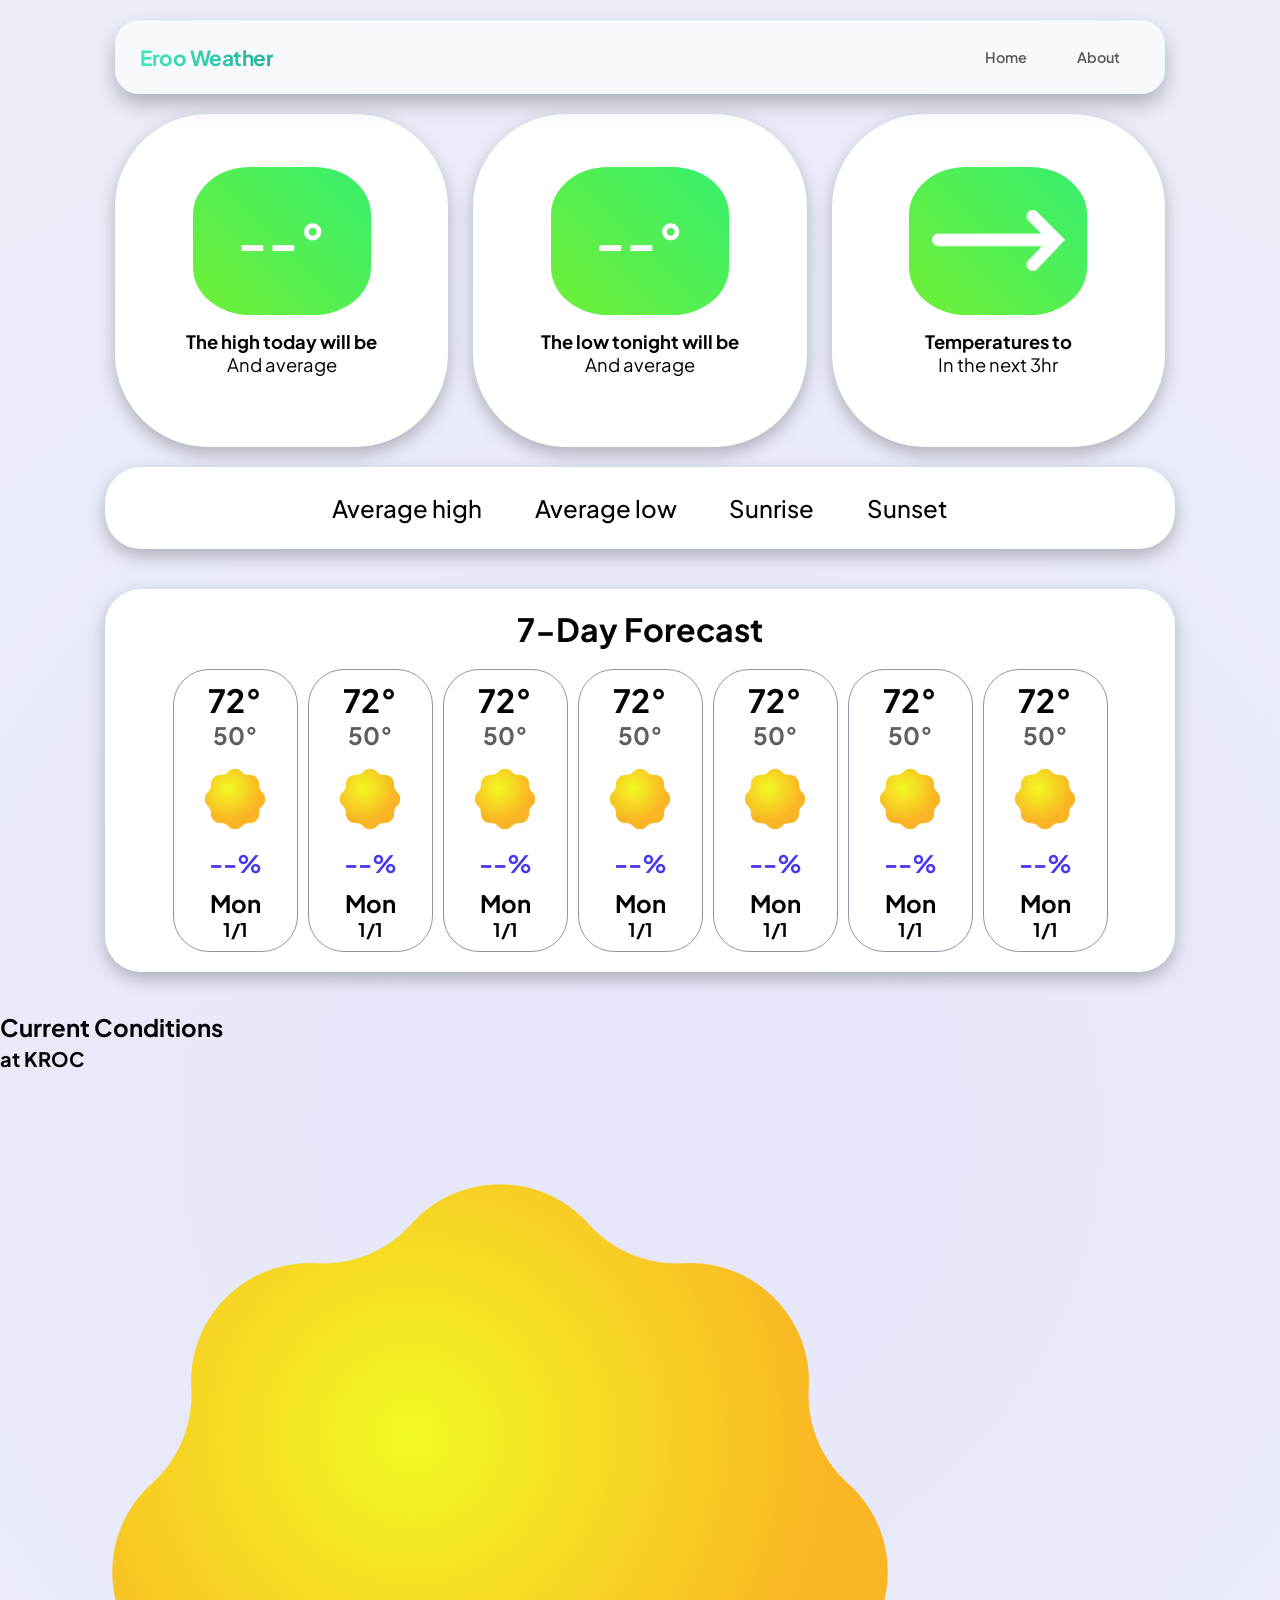
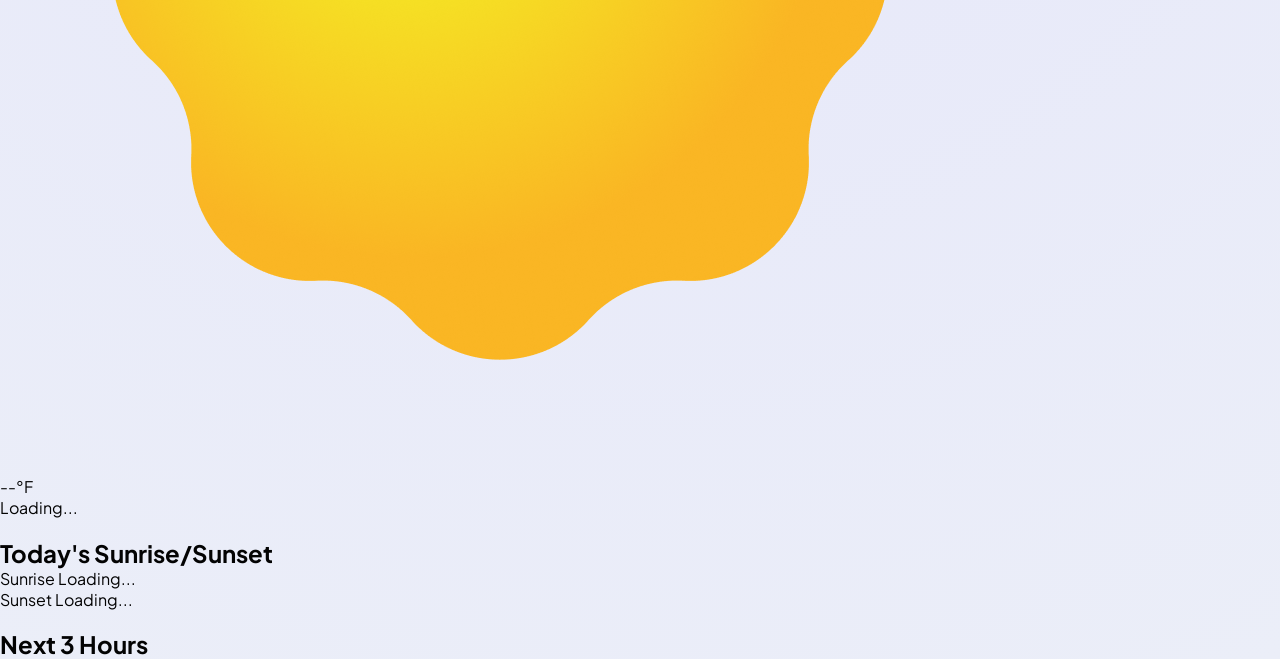
<file: ErooWeatherSite/index.html>
<!DOCTYPE html>
<html lang="en">
<head>
    <meta charset="UTF-8">
    <meta name="viewport" content="width=device-width, initial-scale=1.0">
    <title>Eroo Weather: Rochester NY's best source for weather</title>
    <link rel="stylesheet" href="css/style.css">
    <link rel="stylesheet" href="css/fonts.css">
    <link rel="icon" type="image/png" href="assets/logo.png">
    <link rel="preconnect" href="https://fonts.googleapis.com">
    <link rel="preconnect" href="https://fonts.gstatic.com" crossorigin>
    <link href="https://fonts.googleapis.com/css2?family=Plus+Jakarta+Sans:ital,wght@0,200..800;1,200..800&display=swap" rel="stylesheet">
</head>
<body>
<!--Load in animation-->
<div class="transition-container">
    <div class="swipe s1"></div>
    <div class="swipe s2"></div>
    <div class="swipe s3"></div>
    <div class="swipe s4"></div>
</div>
<script src="animation.js"></script>
<!--Navigation-->
<nav class="navbar">
    <div class="logo">
        <h1>Eroo Weather</h1>
    </div>

    <button class="menu-toggle" aria-label="Open navigation"
        aria-expanded="false" aria-controls="nav-links">
        <span></span>
        <span></span>
    </button>

    <div class="nav-links" id="nav-links">
        <a href="index.html">Home</a>
        <a href="about/index.html">About</a>
    </div>
</nav>
<!--Main page content-->
<div class="HighAndLow">
    <div class="high">
        <div id="temperatureHigh">
            <h1 id="high-temp">--°</h1>
        </div>
        <h2 class="subtext">The high today will be <span id="highdesc"></span></h2>
        <p class="subtext">And <span id="avghigh"></span> average</p>
    </div>
    <div class="low">
        <div id="temperatureLow">
            <h1 id="low-temp">--°</h1>
        </div>
        <h2 class="subtext">The low tonight will be <span id="lowdesc"></span></h2>
        <p class="subtext">And <span id="avglow"></span> average</p>
    </div>
    <div class="low">
        <div id="temperature3hr">
            <img src="assets/flat-arrow.png" alt="steady icon" id="arrow">
        </div>
        <h2 class="subtext">Temperatures to <span id="tempChange"></span></h2>
        <p class="subtext">In the next 3hr</p>
    </div>
</div>
<div class="avgSection">
    <h1 id="avgSecHigh">Average high<span id='avgSectionHigh'></span></h1>
    <h1 id="avgSecLow">Average low<span id='avgSectionLow'></span></h1>
    <h1 id="avgSecSunrise">Sunrise<span id='sunrise'></span></h1>
    <h1 id="avgSecSunset">Sunset<span id='sunset'></span></h1>
</div>
<div class="sevenDay">
    <h1 id="sevenDayTitle">7-Day Forecast</h1>
    <div class="cards">
        <div class="cardOne">
            <h1 id="cardOneHigh">72°</h1>
            <h2 id="cardOneLow">50°</h2>
            <img src="icons/sunny.png" id="cardOneImg">
            <h2 id="cardOnePoP">--%</h2>
            <h2 id="cardOneWeekday">Mon</h2>
            <h3 id="cardOneDate">1/1</h3>
        </div>
        <div class="cardTwo">
            <h1 id="cardTwoHigh">72°</h1>
            <h2 id="cardTwoLow">50°</h2>
            <img src="icons/sunny.png" id="cardTwoImg">
            <h2 id="cardTwoPoP">--%</h2>
            <h2 id="cardTwoWeekday">Mon</h2>
            <h3 id="cardTwoDate">1/1</h3>
        </div>
        <div class="cardThree">
            <h1 id="cardThreeHigh">72°</h1>
            <h2 id="cardThreeLow">50°</h2>
            <img src="icons/sunny.png" id="cardThreeImg">
            <h2 id="cardThreePoP">--%</h2>
            <h2 id="cardThreeWeekday">Mon</h2>
            <h3 id="cardThreeDate">1/1</h3>
        </div>
        <div class="cardFour">
            <h1 id="cardFourHigh">72°</h1>
            <h2 id="cardFourLow">50°</h2>
            <img src="icons/sunny.png" id="cardFourImg">
            <h2 id="cardFourPoP">--%</h2>
            <h2 id="cardFourWeekday">Mon</h2>
            <h3 id="cardFourDate">1/1</h3>
        </div>
        <div class="cardFive">
            <h1 id="cardFiveHigh">72°</h1>
            <h2 id="cardFiveLow">50°</h2>
            <img src="icons/sunny.png" id="cardFiveImg">
            <h2 id="cardFivePoP">--%</h2>
            <h2 id="cardFiveWeekday">Mon</h2>
            <h3 id="cardFiveDate">1/1</h3>
        </div>
        <div class="cardSix">
            <h1 id="cardSixHigh">72°</h1>
            <h2 id="cardSixLow">50°</h2>
            <img src="icons/sunny.png" id="cardSixImg">
            <h2 id="cardSixPoP">--%</h2>
            <h2 id="cardSixWeekday">Mon</h2>
            <h3 id="cardSixDate">1/1</h3>
        </div>
        <div class="cardSeven">
            <h1 id="cardSevenHigh">72°</h1>
            <h2 id="cardSevenLow">50°</h2>
            <img src="icons/sunny.png" id="cardSevenImg">
            <h2 id="cardSevenPoP">--%</h2>
            <h2 id="cardSevenWeekday">Mon</h2>
            <h3 id="cardSevenDate">1/1</h3>
        </div>
    </div>
</div>
<script src="scripts/eWidgets.js"></script>



<div class="weather-dashboard">
  <!-- Left Column: Current Conditions & Sun Details Stacked -->
  <div class="left-column">
    <!-- Card 1: Current Conditions -->
    <div class="current-conditions">
      <h2 class="title">Current Conditions<br><small>at KROC</small></h2>
      <div class="data">
        <img id="weatherIcon" src="icons/sunny.png" alt="Weather Icon">
        <div class="weather-details">
          <div id="currentTemp" class="temperature">--°F</div>
          <div id="cond" class="condition-text">Loading...</div>
        </div>
      </div>
    </div>

    <!-- Card 3: Sun Details -->
    <div class="sun-container">
      <h2 class="title">Today's Sunrise/Sunset</h2>
      <div class="sun-details">
        <div class="sun-item">
          <span class="sun-label">Sunrise</span>
          <span id="sunriseTime" class="sun-time">Loading...</span>
        </div>
        <div class="sun-item">
          <span class="sun-label">Sunset</span>
          <span id="sunsetTime" class="sun-time">Loading...</span>
        </div>
      </div>
    </div>
  </div>

  <!-- Right Column: Next 3 Hours (Gets wide horizontal space) -->
  <div class="hourly-container">
    <h2 class="title">Next 3 Hours</h2>
    <div id="hourlySlots" class="hourly-slots">
      <!-- Generated dynamically -->
    </div>
  </div>
</div>
    <script src="script.js"></script>
</body>
</html>
</file>
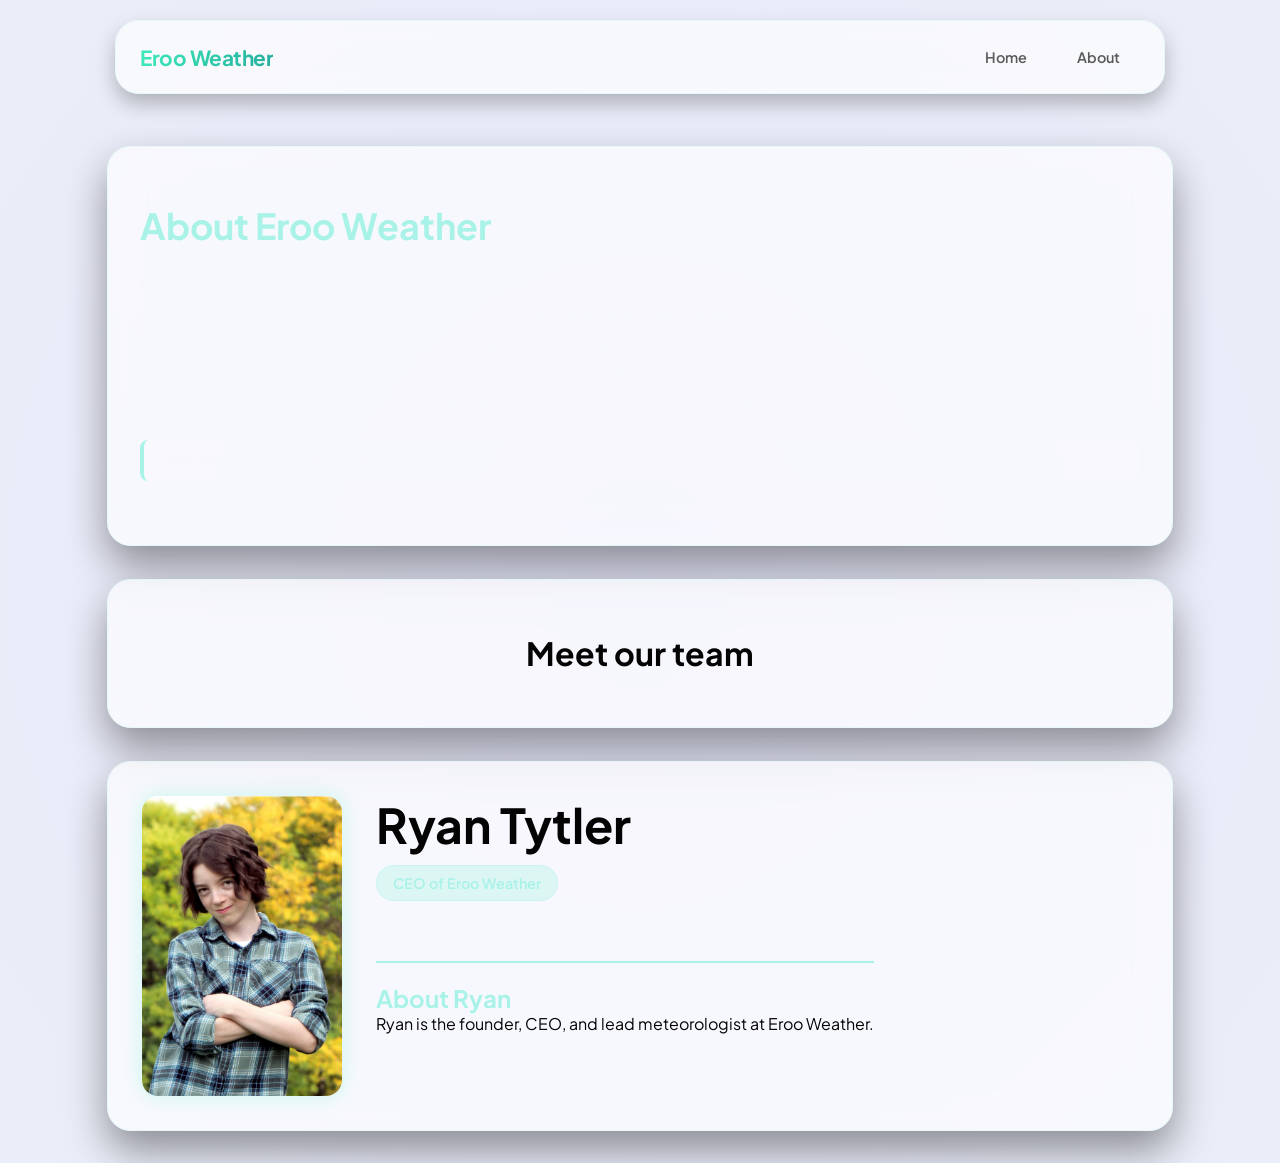
<file: ErooWeatherSite/about/index.html>
<!DOCTYPE html>
<html lang="en">
<head>
    <meta charset="UTF-8">
    <meta name="viewport" content="width=device-width, initial-scale=1.0">
    <title>About</title>
    <link rel="stylesheet" href="../css/fonts.css">
    <link rel="stylesheet" href="../css/style.css">
    <link rel="stylesheet" href="css/about.css">
    <link rel="icon" type="image/png" href="assets/logo.png">
</head>
<body>
    <div class="transition-container">
        <div class="swipe s1"></div>
        <div class="swipe s2"></div>
        <div class="swipe s3"></div>
        <div class="swipe s4"></div>
    </div>
    <script src="../animation.js"></script>
<nav class="navbar">
    <div class="logo">
        <h1>Eroo Weather</h1>
    </div>

    <button class="menu-toggle" aria-label="Open navigation"
        aria-expanded="false" aria-controls="nav-links">
        <span></span>
        <span></span>
    </button>

    <div class="nav-links" id="nav-links">
        <a href="../index.html">Home</a>
        <a href="index.html">About</a>
    </div>
</nav>


    <div class="about-card">
        <h1>About Eroo Weather</h1>
<p>
    Eroo Weather was founded on April 16, 2026. The original name for Eroo Weather
    was "Real Weather" because we wanted (and still want to!) provide real,
    accurate weather forecasts.

    Later, the name was changed to "Oreo Weather," named after our founder's cat,
    Oreo. However, the name was eventually changed to "Eroo Weather" due to
    potential legal challenges with the cookie brand Oreo.

    Today, our mission remains the same: providing accurate weather information
    while continuing to expand our services. If you have any suggestions for
    features or improvements, feel free to email us at
    contact@erooweather.com.
</p>

<h6>
    *Eroo Weather is not affiliated with the cookie brand Oreo in any way.
</h6>
    </div>

    <div class="meet-the-team">
        <h1>Meet our team</h1>
    </div>

<div class="ryan-card">
    <img id="ryanimg" src="assets/ryan.png">

    <div class="ryan-info">
        <h1>Ryan Tytler</h1>

        <div class="role-pill">
            CEO of Eroo Weather
        </div>

        <h3 class="years">2026 - Present</h3>

        <hr id="info-hr">

        <h2>About Ryan</h2>

        <p>Ryan is the founder, CEO, and lead meteorologist at Eroo Weather.</p>
    </div>
</div>
</body>
</html>
</file>
<file: ErooWeatherSite/css/style.css>
:root {
  --bg-gradient-start: #e6e7fa;
  --bg-gradient-end: #ebeef8;
  --nav-gradient: linear-gradient(90deg, rgba(62,232,187,1), rgba(36,175,156,1));
  --alert-bg: #F2A9A9;
  --alert-text: #5a1a1a;
  --card-bg: rgba(255, 255, 255, 0.65);
  --card-border: rgba(169, 242, 232, 0.2);
  --text-main: #030303;
  --freezing: linear-gradient(45deg, #4936EF, #9F36EF);
  --very-cold: linear-gradient(45deg, #3674EF, #4236EF);
  --cold: linear-gradient(45deg, #36ABEF, #366AEF);
  --cool: linear-gradient(45deg, #36D0EF, #36ABEF);
  --mild: linear-gradient(45deg, #71EF36, #36EF6E);
  --warm: linear-gradient(45deg, #EFC436, #EFE036);
  --very-warm: linear-gradient(45deg, #EF5E36, #EF8036);
  --very-hot: linear-gradient(45deg, #EF365E, #EF3636);
  --scorching: linear-gradient(45deg, #EF365E, #EF3699);
  --freezing-text: #9f36ef;
  --very-cold-text: #3674EF;
  --cold-text: #366AEF;
  --cool-text: #36ABEF;
  --mild-text: #36EF6E;
  --warm-text: #EFC436;
  --very-warm-text: #EF5E36;
  --very-hot-text: #EF3636;
  --scorching-text: #EF3699;
  --steady: linear-gradient(45deg, #EFE036, #EFC436);
  --decrease: linear-gradient(45deg, #585AD9, #3645EF);
  --increase: linear-gradient(45deg, #D95858, #EF3636);
  --sunrise: #EFC436;
  --sunset: #4936EF;
}

body {
    font-family: 'PlusJakartaSans', sans-serif;
    margin: 0;
    min-height: 100vh;
    background-image: radial-gradient(circle at center, var(--bg-gradient-start), var(--bg-gradient-end));
    display: flex;
    flex-direction: column;
    color: var(--text-main);
}

.transition-container {
    position: fixed;
    inset: 0;
    z-index: 9999;
    pointer-events: none;
}

.swipe {
    position: absolute;
    top: 0;
    width: 25%;
    height: 100%;
    transform: translateY(-100%);
}

.s1 {
    left: 0%;
    background: #EBFFF9;
    transition: transform 0.4s;
}

.s2 {
    left: 25%;
    background: #A9F2E8;
    transition: transform 0.5s;
}

.s3 {
    left: 50%;
    background: #3EE8BB;
    transition: transform 0.6s;
}

.s4 {
    left: 75%;
    background: #24AF9C;
    transition: transform 0.7s;
}

.transition-container.active .swipe {
    transform: translateY(0);
}

.swipe {
    transform: translateY(0);
}

.loaded .swipe {
    transform: translateY(-100%);
}

/* LOGO */

.logo {
    display: flex;
    align-items: center;
    gap: 12px;

    text-decoration: none;
    color: var(--text-main);
}

.logo-icon {
    display: flex;
    align-items: center;
    justify-content: center;

    width: 38px;
    height: 38px;

    border-radius: 12px;

    background: var(--nav-gradient);
    color: #080910;

    font-size: 21px;
    font-weight: 800;
}

.logo-text {
    font-size: 19px;
    font-weight: 700;
    letter-spacing: -0.5px;
}

/* NAVIGATION */

.navbar {
    display: flex;
    align-items: center;
    justify-content: space-between;
    position: sticky;

    width: min(95%, 1050px);
    box-sizing: border-box;
    margin: 20px auto;
    padding: 16px 24px;

    background: var(--card-bg);
    backdrop-filter: blur(16px);
    -webkit-backdrop-filter: blur(16px);

    border: 1px solid var(--card-border);
    border-radius: 24px;

    box-shadow:
        0 10px 20px rgba(0, 0, 0, 0.25),
        inset 0 1px 0 rgba(255, 255, 255, 0.08);
}

/* LOGO */

.logo h1 {
    margin: 0;
    font-size: 1.3rem;
    font-weight: 700;
    letter-spacing: -0.5px;

    background: var(--nav-gradient);
    -webkit-background-clip: text;
    background-clip: text;
    color: transparent;
}

/* NAV LINKS */

.nav-links {
    display: flex;
    align-items: center;
    gap: 10px;
}

.nav-links a {
    text-decoration: none;
    color: rgba(50, 50, 51, 0.8);

    padding: 11px 20px;
    border-radius: 14px;

    font-size: 0.9rem;
    font-weight: 600;

    transition: all 0.25s ease;
}

.nav-links a:hover {
    background: rgba(62, 232, 187, 0.12);
    color: #2ba887;
    transform: translateY(-2px);
}

/* MOBILE MENU BUTTON */

.menu-toggle {
    display: none;
    width: 44px;
    height: 44px;

    background: rgba(255, 255, 255, 0.05);
    border: 1px solid var(--card-border);
    border-radius: 14px;

    cursor: pointer;
    align-items: center;
    justify-content: center;
    flex-direction: column;
    gap: 6px;
}

.menu-toggle span {
    width: 20px;
    height: 2px;
    background: var(--text-main);
    border-radius: 10px;
    transition: 0.3s ease;
}

/* MOBILE NAVIGATION */

@media (max-width: 650px) {

    .navbar {
        width: 92%;
        margin: 14px auto;
        padding: 12px 16px;
        border-radius: 20px;
    }

    .logo h1 {
        font-size: 1.15rem;
    }

    .menu-toggle {
        display: flex;
        position: relative;
        z-index: 1002;
    }

    .nav-links {
        position: fixed;
        inset: 0;
        z-index: 1001;

        width: 100%;
        height: 100vh;
        height: 100dvh;
        box-sizing: border-box;

        background: rgba(8, 9, 16, 0.97);
        backdrop-filter: blur(20px);
        -webkit-backdrop-filter: blur(20px);

        display: flex;
        flex-direction: column;
        justify-content: center;
        align-items: center;
        gap: 16px;

        opacity: 0;
        visibility: hidden;
        pointer-events: none;

        transition: opacity 0.3s ease,
                    visibility 0.3s ease;
    }

    .nav-links.open {
        opacity: 1;
        visibility: visible;
        pointer-events: auto;
    }

    .nav-links a {
        width: 70%;
        text-align: center;
        padding: 18px;
        font-size: 1.3rem;
        border-radius: 16px;
    }

    /* Hamburger animation */

    .menu-toggle.open span:first-child {
        transform: translateY(4px) rotate(45deg);
    }

    .menu-toggle.open span:last-child {
        transform: translateY(-4px) rotate(-45deg);
    }
}

.HighAndLow {
    display: flex;
    flex-direction: row;
    gap: 25px;
    justify-content: center;
    align-items: center;
    align-self: center;
    justify-self: center;
    width: min(90%, 1050px);
    margin: 0 auto;
    white-space: nowrap;
}

.high,
.low {
    width: 50%;
    aspect-ratio: 1 / 1;
    background: #fff;
    box-shadow:
        0 7px 17px rgba(0, 0, 0, 0.25),
        inset 0 1px 0 rgba(255, 255, 255, 0.08);
    border-radius: 28%;
    display: flex;
    flex-direction: column;
    justify-content: center;
    align-items: center;
    text-align: center;
    min-width: 0;
    min-height: 0;
    padding: 5%;
    box-sizing: border-box;
}

#temperatureHigh,
#temperatureLow,
#temperature3hr {
    width: 78%;
    aspect-ratio: 1 / 1;
    background: var(--mild);
    border-radius: 32%;
    display: flex;
    justify-content: center;
    align-items: center;
    color: white;
    
}

#arrow {
    width: 75%;
    height: 75%;
    object-fit: contain;
    
}

#temperatureHigh h1, 
#temperatureLow h1,
#temperature3hr h1 {
    font-size: clamp(3rem, 4vw, 3.5rem);
    margin: 0;
}

.subtext {
    font-size: clamp(1rem, 2vw, 1.15rem); 
}

.subtext span {
    display: inline;
}

/* === MOBILE === */
@media (max-width: 768px) {
    .HighAndLow {
        flex-direction: column;
        width: min(60%, 400px);
    }

    .high,
    .low {
        width: 100%;
    }
}

.avgSection {
    width: min(90%, 1050px);
    display: flex;
    gap: 5%;
    text-align: center;
    margin: 20px;
    font-size: 0.75em;
    background: #fff;
    align-self: center;
    align-items: center;
    justify-content: center;
    border-radius: 2.25rem;
    padding: 10px;
    box-shadow:
        0 7px 17px rgba(0, 0, 0, 0.25),
        inset 0 1px 0 rgba(255, 255, 255, 0.08);
}

#avgSecHigh,
#avgSecLow,
#avgSecSunrise,
#avgSecSunset {
    display: flex;
    text-align: center;
    align-items: center;
    justify-content: center;
    font-weight: 500;
}

#avgSectionHigh,
#avgSectionLow,
#sunrise,
#sunset {
    font-weight: 700;
}

#avgSectionHigh {
    color: #EF3636;
}

#avgSectionLow {
    color: #366AEF;
}

@media (max-width: 768px) {
    .avgSection {
        flex-direction: column; /* Stacks the items vertically */
        gap: 12px;              /* Adds breathing room between each stacked item */
        font-size: 0.9em;       /* Adjusts text size slightly for readability */
    }
}

.sevenDay {
    width: min(90%, 1050px);
    align-self: center;
    text-align: center;
    margin: 20px;
    background: #fff;
    align-items: center;
    justify-content: center;
    border-radius: 2.25rem;
    padding: 10px;
    box-shadow:
        0 7px 17px rgba(0, 0, 0, 0.25),
        inset 0 1px 0 rgba(255, 255, 255, 0.08);
}

.sevenDay h1,
.sevenDay h2,
.sevenDay h3 {
    margin: 0;
}

#sevenDayTitle {
    margin: 10px;
}

.cards {
    display: flex;
    gap: 10px;
    align-items: center;
    justify-content: center;
    padding: 10px;
}

.cardOne,
.cardTwo,
.cardThree,
.cardFour,
.cardFive,
.cardSix,
.cardSeven {
    width: 10%;
    height: fit-content;
    background: #fff;
    border: 1px solid #9493A2;
    padding: 10px;
    border-radius: 2.25rem;
}

#cardOneLow,
#cardTwoLow,
#cardThreeLow,
#cardFourLow,
#cardFiveLow,
#cardSixLow,
#cardSevenLow {
    color: #5E5E5E;
}

#cardOneImg,
#cardTwoImg,
#cardThreeImg,
#cardFourImg,
#cardFiveImg,
#cardSixImg,
#cardSevenImg {
    width: 75%;
    height: auto;
    aspect-ratio: 1 / 1; 
    object-fit: contain;
    margin: 10px auto;
    display: block;
}

#cardOnePoP,
#cardTwoPoP,
#cardThreePoP,
#cardFourPoP,
#cardFivePoP,
#cardSixPoP,
#cardSevenPoP {
    margin: 10px;
    color: #4936EF;
}

@media (max-width: 768px) {
    .cards {
        justify-content: flex-start;
        overflow-x: auto;          
        overflow-y: hidden;         
        -webkit-overflow-scrolling: touch; 
        padding-bottom: 15px;
    }

    /* Give each card a fixed minimum width and prevent them from shrinking */
    .cardOne,
    .cardTwo,
    .cardThree,
    .cardFour,
    .cardFive,
    .cardSix,
    .cardSeven {
        min-width: 80px;  /* Keeps the cards from getting squished */
        flex-shrink: 0;   /* Forces the cards to hold their size instead of shrinking */
        width: auto;      /* Overrides the 10% rule on mobile */
    }

    #cardOneImg,
#cardTwoImg,
#cardThreeImg,
#cardFourImg,
#cardFiveImg,
#cardSixImg,
#cardSevenImg {
    width: 75%;
    height: auto;
    max-height: 65px;
    aspect-ratio: 1 / 1; 
    object-fit: contain;
    margin: 10px auto;
    display: block;
}
}

h2 {
    margin-bottom: 0;
}

p {
    margin-top: 0;
}
</file>
<file: ErooWeatherSite/css/fonts.css>
@font-face {
    font-family: 'Montserrat';
    src: url('../fonts/Montserrat.ttf');
}

@font-face {
    font-family: 'PlusJakartaSans';
    src: url('../fonts/PlusJakartaSans.ttf');
}
</file>
<file: ErooWeatherSite/about/css/about.css>
.about-card {
    width: min(90%, 1000px);
    margin: 32px auto;
    padding: 32px;

    background: var(--card-bg);
    backdrop-filter: blur(16px);
    -webkit-backdrop-filter: blur(16px);

    border: 1px solid var(--card-border);
    border-radius: 24px;

    box-shadow:
        0 20px 40px rgba(0,0,0,.4),
        inset 0 1px 0 rgba(255,255,255,.1);
}

.about-card h1 {
    color: #A9F2E8;
    font-size: clamp(1.75rem, 4vw, 2.25rem);
}

.about-card p {
    line-height: 1.8;
    color: rgba(245, 247, 250, 0.9);
    font-size: 1rem;
}

.about-card h6 {
    margin-top: 24px;
    padding: 12px 16px;

    background: rgba(255,255,255,0.05);
    border-left: 4px solid #A9F2E8;
    border-radius: 8px;

    color: rgba(245,247,250,0.7);
    font-size: 0.85rem;
    font-weight: 500;
}

.meet-the-team {
        width: min(90%, 1000px);
    margin: 1px auto;
    padding: 32px;

    background: var(--card-bg);
    backdrop-filter: blur(16px);
    -webkit-backdrop-filter: blur(16px);

    border: 1px solid var(--card-border);
    border-radius: 24px;

    box-shadow:
        0 20px 40px rgba(0,0,0,.4),
        inset 0 1px 0 rgba(255,255,255,.1);
    text-align: center;
}

.ryan-card {
    display: flex;
    gap: 2rem;

    width: min(90%, 1000px);
    margin: 32px auto;
    padding: 32px;

    background: var(--card-bg);
    backdrop-filter: blur(16px);
    -webkit-backdrop-filter: blur(16px);

    border: 1px solid var(--card-border);
    border-radius: 24px;

    box-shadow:
        0 20px 40px rgba(0,0,0,.4),
        inset 0 1px 0 rgba(255,255,255,.1);
}

#ryanimg {
    width: 200px;
    height: auto;

    border-radius: 18px;

    border: 2px solid rgba(169,242,232,.25);

    box-shadow:
        0 0 20px rgba(62,232,187,.2);
}

.role-pill {
    width: fit-content;

    padding: 8px 16px;
    margin: 10px 0;

    border-radius: 999px;

    background: rgba(62,232,187,.15);

    border: 1px solid rgba(169,242,232,.3);

    color: #A9F2E8;

    font-size: .9rem;
    font-weight: 600;
}

#info-hr {
    border: none;
    height: 2px;

    background: #A9F2E8
}

.ryan-info h1 {
    margin: 0;
    font-size: clamp(2rem, 5vw, 3rem);
}

.years {
    color: rgba(245,247,250,.6);
    font-weight: 500;
}

.ryan-info h2 {
    color: #A9F2E8;
}

@media (max-width: 768px) {

    .about-card,
    .meet-the-team,
    .ryan-card {
        width: 95%;
        padding: 20px;
        box-sizing: border-box;
    }

    .ryan-card {
        flex-direction: column;
        align-items: center;
        text-align: center;
    }

    #ryanimg {
        width: 175px;
    }

    .ryan-info {
        width: 100%;
        align-items: center;
    }

    .ryan-info h1 {
        font-size: 2rem;
    }

    .about-card h1 {
        font-size: 1.75rem;
    }

    .about-card p {
        font-size: 0.95rem;
        line-height: 1.7;
    }

    .role-pill {
        margin: 10px auto;
    }

    #info-hr {
        width: 100%;
    }
}
</file>
